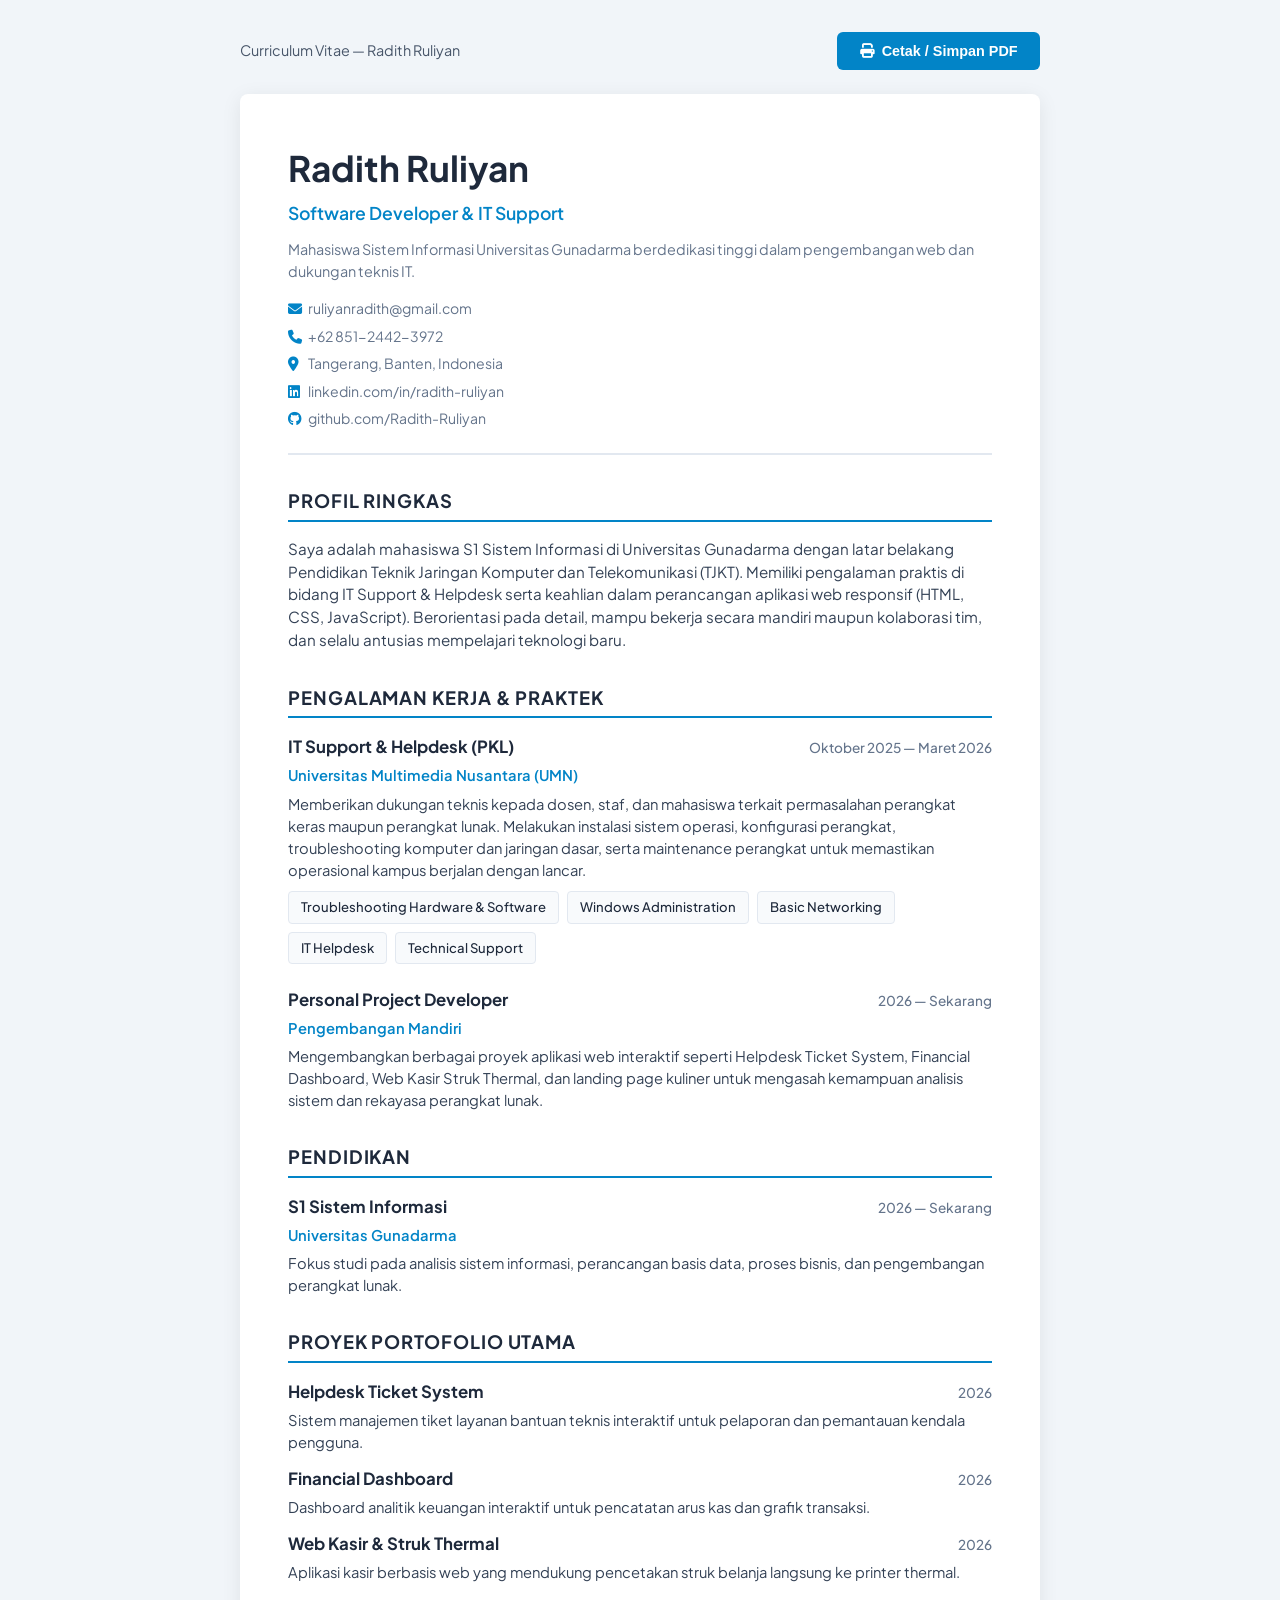
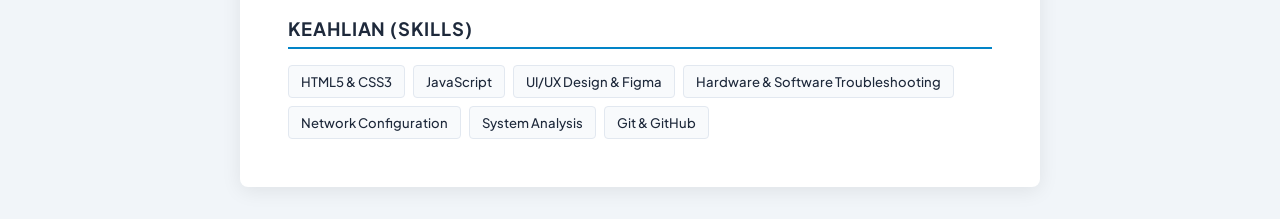
<file: assets/CV_Radith_Ruliyan.html>
<!DOCTYPE html>
<html lang="id">
<head>
<meta charset="UTF-8">
<meta name="viewport" content="width=device-width, initial-scale=1.0">
<title>CV Radith Ruliyan — Software Developer & IT Support</title>
<link rel="preconnect" href="https://fonts.googleapis.com">
<link rel="preconnect" href="https://fonts.gstatic.com" crossorigin>
<link href="https://fonts.googleapis.com/css2?family=Plus+Jakarta+Sans:wght@300;400;500;600;700;800&family=Lora:wght@500;600&display=swap" rel="stylesheet">
<link rel="stylesheet" href="https://cdnjs.cloudflare.com/ajax/libs/font-awesome/6.5.1/css/all.min.css">
<style>
  :root {
    --primary: #1e293b;
    --accent: #0284c7;
    --text: #334155;
    --text-muted: #64748b;
    --border: #e2e8f0;
    --bg-light: #f8fafc;
  }
  *, *::before, *::after { box-sizing: border-box; }
  body {
    font-family: 'Plus Jakarta Sans', sans-serif;
    color: var(--text);
    background-color: #f1f5f9;
    margin: 0;
    padding: 2rem 1rem;
    line-height: 1.5;
  }
  .page {
    max-width: 800px;
    margin: 0 auto;
    background: #ffffff;
    padding: 3rem;
    border-radius: 8px;
    box-shadow: 0 4px 20px rgba(0,0,0,0.08);
  }
  .header {
    border-bottom: 2px solid var(--border);
    padding-bottom: 1.5rem;
    margin-bottom: 2rem;
    display: flex;
    justify-content: space-between;
    align-items: flex-start;
    flex-wrap: wrap;
    gap: 1rem;
  }
  .header-info h1 {
    font-size: 2.2rem;
    font-weight: 700;
    color: var(--primary);
    margin: 0 0 0.3rem;
  }
  .header-info .subtitle {
    font-size: 1.1rem;
    font-weight: 600;
    color: var(--accent);
    margin-bottom: 0.8rem;
  }
  .contact-list {
    display: flex;
    flex-direction: column;
    gap: 0.4rem;
    font-size: 0.88rem;
    color: var(--text-muted);
  }
  .contact-list a {
    color: inherit;
    text-decoration: none;
  }
  .contact-list a:hover { color: var(--accent); }
  .contact-list i { width: 18px; color: var(--accent); }

  .section-title {
    font-size: 1.15rem;
    font-weight: 700;
    text-transform: uppercase;
    letter-spacing: 0.05em;
    color: var(--primary);
    border-bottom: 2px solid var(--accent);
    padding-bottom: 0.3rem;
    margin: 2rem 0 1rem;
  }
  .section-title:first-of-type { margin-top: 0; }

  p { margin: 0 0 0.8rem; font-size: 0.95rem; }

  .item {
    margin-bottom: 1.4rem;
  }
  .item-header {
    display: flex;
    justify-content: space-between;
    align-items: baseline;
    margin-bottom: 0.3rem;
  }
  .item-title {
    font-weight: 700;
    font-size: 1.05rem;
    color: var(--primary);
  }
  .item-org {
    font-weight: 600;
    color: var(--accent);
    font-size: 0.92rem;
    margin-bottom: 0.4rem;
  }
  .item-date {
    font-size: 0.85rem;
    color: var(--text-muted);
    font-weight: 500;
  }
  .item-desc {
    font-size: 0.92rem;
    color: var(--text);
  }

  .skills-grid {
    display: flex;
    flex-wrap: wrap;
    gap: 0.5rem;
    margin-top: 0.5rem;
  }
  .skill-badge {
    background: var(--bg-light);
    border: 1px solid var(--border);
    padding: 0.35rem 0.75rem;
    border-radius: 4px;
    font-size: 0.82rem;
    font-weight: 500;
    color: var(--primary);
  }

  .no-print {
    max-width: 800px;
    margin: 0 auto 1.5rem;
    display: flex;
    justify-content: space-between;
    align-items: center;
  }
  .btn-print {
    background: var(--accent);
    color: #ffffff;
    border: none;
    padding: 0.7rem 1.4rem;
    font-size: 0.9rem;
    font-weight: 600;
    border-radius: 6px;
    cursor: pointer;
    display: inline-flex;
    align-items: center;
    gap: 0.5rem;
  }
  .btn-print:hover { background: #0369a1; }

  @media print {
    body { background: #ffffff; padding: 0; }
    .page { box-shadow: none; padding: 0; }
    .no-print { display: none; }
  }
</style>
</head>
<body>

<div class="no-print">
  <span style="font-size: 0.9rem; color: #475569;">Curriculum Vitae — Radith Ruliyan</span>
  <button class="btn-print" onclick="window.print()"><i class="fa-solid fa-print"></i> Cetak / Simpan PDF</button>
</div>

<div class="page">
  <div class="header">
    <div class="header-info">
      <h1>Radith Ruliyan</h1>
      <div class="subtitle">Software Developer & IT Support</div>
      <p style="margin: 0; color: var(--text-muted); font-size: 0.9rem;">
        Mahasiswa Sistem Informasi Universitas Gunadarma berdedikasi tinggi dalam pengembangan web dan dukungan teknis IT.
      </p>
    </div>
    <div class="contact-list">
      <div><i class="fa-solid fa-envelope"></i> <a href="mailto:ruliyanradith@gmail.com">ruliyanradith@gmail.com</a></div>
      <div><i class="fa-solid fa-phone"></i> +62 851-2442-3972</div>
      <div><i class="fa-solid fa-location-dot"></i> Tangerang, Banten, Indonesia</div>
      <div><i class="fa-brands fa-linkedin"></i> <a href="https://www.linkedin.com/in/radith-ruliyan-869730422/" target="_blank">linkedin.com/in/radith-ruliyan</a></div>
      <div><i class="fa-brands fa-github"></i> <a href="https://github.com/Radith-Ruliyan" target="_blank">github.com/Radith-Ruliyan</a></div>
    </div>
  </div>

  <div class="section-title">Profil Ringkas</div>
  <p>
    Saya adalah mahasiswa S1 Sistem Informasi di Universitas Gunadarma dengan latar belakang Pendidikan Teknik Jaringan Komputer dan Telekomunikasi (TJKT). Memiliki pengalaman praktis di bidang IT Support & Helpdesk serta keahlian dalam perancangan aplikasi web responsif (HTML, CSS, JavaScript). Berorientasi pada detail, mampu bekerja secara mandiri maupun kolaborasi tim, dan selalu antusias mempelajari teknologi baru.
  </p>

  <div class="section-title">Pengalaman Kerja & Praktek</div>

  <div class="item">
    <div class="item-header">
      <div class="item-title">IT Support & Helpdesk (PKL)</div>
      <div class="item-date">Oktober 2025 — Maret 2026</div>
    </div>
    <div class="item-org">Universitas Multimedia Nusantara (UMN)</div>
    <div class="item-desc">
      Memberikan dukungan teknis kepada dosen, staf, dan mahasiswa terkait permasalahan perangkat keras maupun perangkat lunak. Melakukan instalasi sistem operasi, konfigurasi perangkat, troubleshooting komputer dan jaringan dasar, serta maintenance perangkat untuk memastikan operasional kampus berjalan dengan lancar.
    </div>
    <div class="skills-grid" style="margin-top: 0.6rem;">
      <span class="skill-badge">Troubleshooting Hardware & Software</span>
      <span class="skill-badge">Windows Administration</span>
      <span class="skill-badge">Basic Networking</span>
      <span class="skill-badge">IT Helpdesk</span>
      <span class="skill-badge">Technical Support</span>
    </div>
  </div>

  <div class="item">
    <div class="item-header">
      <div class="item-title">Personal Project Developer</div>
      <div class="item-date">2026 — Sekarang</div>
    </div>
    <div class="item-org">Pengembangan Mandiri</div>
    <div class="item-desc">
      Mengembangkan berbagai proyek aplikasi web interaktif seperti Helpdesk Ticket System, Financial Dashboard, Web Kasir Struk Thermal, dan landing page kuliner untuk mengasah kemampuan analisis sistem dan rekayasa perangkat lunak.
    </div>
  </div>

  <div class="section-title">Pendidikan</div>

  <div class="item">
    <div class="item-header">
      <div class="item-title">S1 Sistem Informasi</div>
      <div class="item-date">2026 — Sekarang</div>
    </div>
    <div class="item-org">Universitas Gunadarma</div>
    <div class="item-desc">
      Fokus studi pada analisis sistem informasi, perancangan basis data, proses bisnis, dan pengembangan perangkat lunak.
    </div>
  </div>

  <div class="section-title">Proyek Portofolio Utama</div>

  <div class="item" style="margin-bottom: 0.8rem;">
    <div class="item-header">
      <div class="item-title">Helpdesk Ticket System</div>
      <div class="item-date">2026</div>
    </div>
    <div class="item-desc">Sistem manajemen tiket layanan bantuan teknis interaktif untuk pelaporan dan pemantauan kendala pengguna.</div>
  </div>

  <div class="item" style="margin-bottom: 0.8rem;">
    <div class="item-header">
      <div class="item-title">Financial Dashboard</div>
      <div class="item-date">2026</div>
    </div>
    <div class="item-desc">Dashboard analitik keuangan interaktif untuk pencatatan arus kas dan grafik transaksi.</div>
  </div>

  <div class="item" style="margin-bottom: 0.8rem;">
    <div class="item-header">
      <div class="item-title">Web Kasir & Struk Thermal</div>
      <div class="item-date">2026</div>
    </div>
    <div class="item-desc">Aplikasi kasir berbasis web yang mendukung pencetakan struk belanja langsung ke printer thermal.</div>
  </div>

  <div class="section-title">Keahlian (Skills)</div>
  <div class="skills-grid">
    <span class="skill-badge">HTML5 & CSS3</span>
    <span class="skill-badge">JavaScript</span>
    <span class="skill-badge">UI/UX Design & Figma</span>
    <span class="skill-badge">Hardware & Software Troubleshooting</span>
    <span class="skill-badge">Network Configuration</span>
    <span class="skill-badge">System Analysis</span>
    <span class="skill-badge">Git & GitHub</span>
  </div>
</div>

</body>
</html>
</file>
